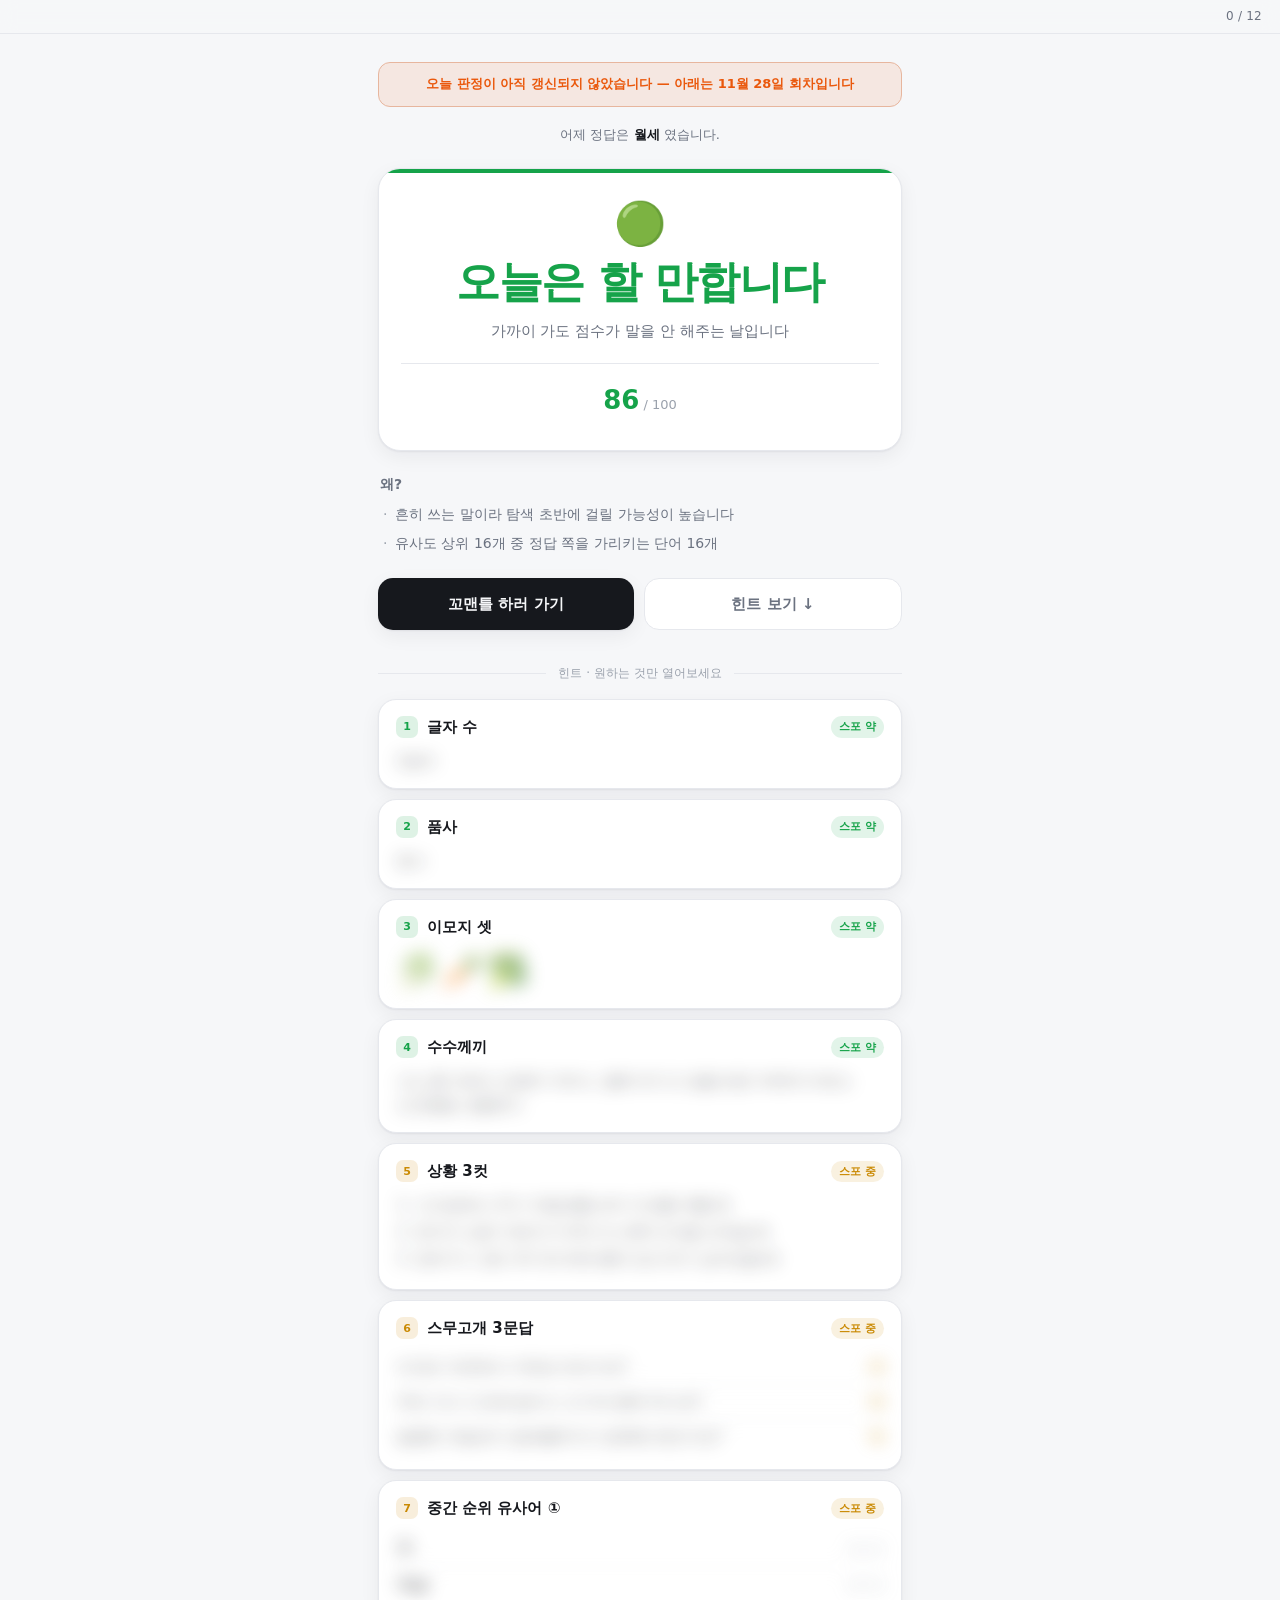
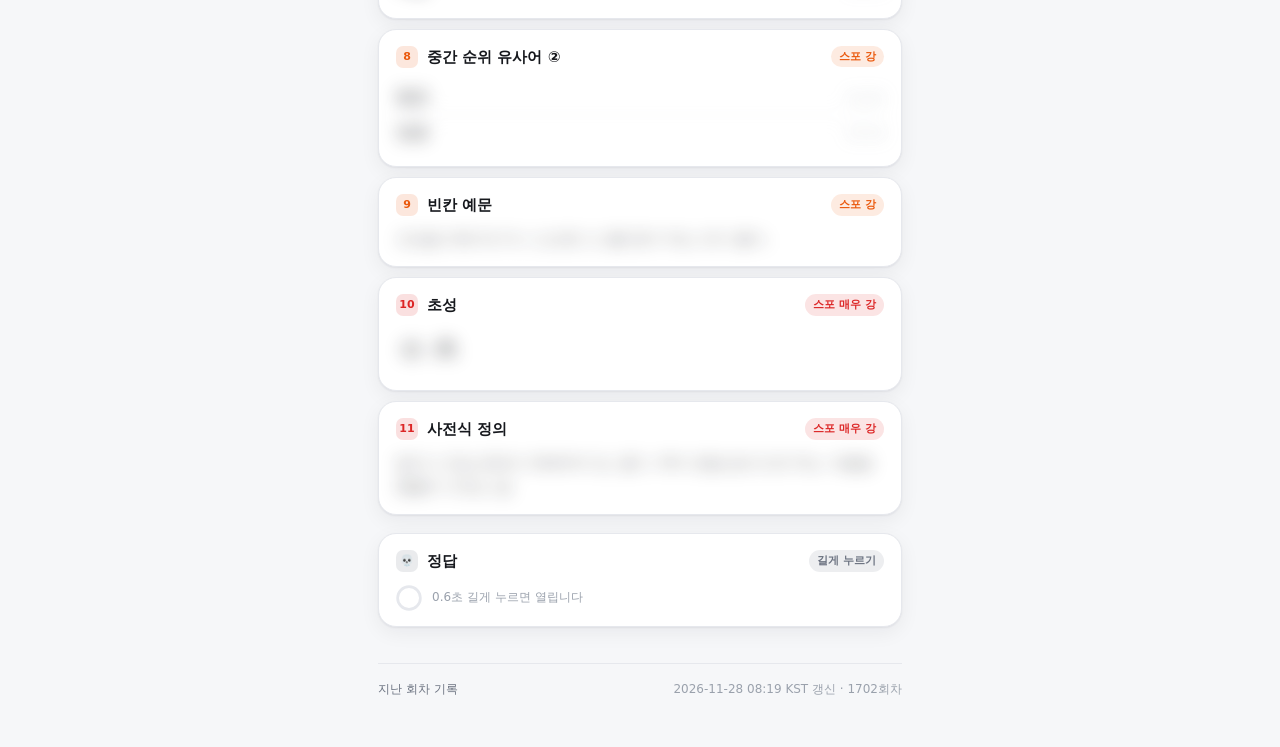
<file: docs/index.html>
<!doctype html>
<html lang="ko">
<head>
<meta charset="utf-8">
<meta name="viewport" content="width=device-width, initial-scale=1, viewport-fit=cover">
<title>꼬맨틀 1702 · 오늘은 할 만합니다</title>
<meta name="description" content="오늘 꼬맨틀이 풀 만한 문제인지 판정하고, 원하는 만큼만 열어보는 힌트를 준다.">
<meta property="og:type" content="website">
<meta property="og:title" content="꼬맨틀 1702 · 오늘은 할 만합니다">
<meta property="og:description" content="난이도 판정과 힌트 12장">
<meta property="og:url" content="https://skycastle0616.github.io/KkoMenTle/">
<meta name="theme-color" content="#11131a">
<link rel="stylesheet" href="style.css?d=1702">
<script>document.documentElement.className += " js";</script>
</head>
<body data-puzzle="1702" data-total="12" data-grade="green"
      data-date="2026-11-28">

<div class="progress" id="progress">
  <div class="progress-fill" id="progress-fill"></div>
  <div class="progress-text"><span id="progress-count">0</span> / 12</div>
</div>

<main>

  <p class="stale" id="stale" hidden>
    오늘 판정이 아직 갱신되지 않았습니다 — 아래는 11월 28일 회차입니다
  </p>

  <p class="yesterday">
    어제 정답은 <b>월세</b> 였습니다.
  </p>

  <section class="hero hero-green">
    <div class="hero-badge">🟢</div>
    <h1 class="hero-headline">오늘은 할 만합니다</h1>
    <p class="hero-sub">가까이 가도 점수가 말을 안 해주는 날입니다</p>
    <div class="hero-score"><b>86</b><span>/ 100</span></div>
  </section>

  <section class="why reveal">
    <h2>왜?</h2>
    <ul>
      <li>흔히 쓰는 말이라 탐색 초반에 걸릴 가능성이 높습니다</li><li>유사도 상위 16개 중 정답 쪽을 가리키는 단어 16개</li>
    </ul>
  </section>

  <div class="actions reveal">
    <a class="btn btn-primary" href="https://semantle-ko.newsjel.ly/" target="_blank" rel="noopener">꼬맨틀 하러 가기</a>
    <a class="btn btn-ghost" href="#hints">힌트 보기 ↓</a>
  </div>

  <div class="rule" id="hints"><span>힌트 · 원하는 것만 열어보세요</span></div>

  
  <article class="card sp-green reveal"
           id="card-length" data-card="length" tabindex="0" role="button"
           aria-expanded="false" aria-label="글자 수 힌트 열기">
    <header class="card-head">
      <span class="card-n">1</span>
      <span class="card-title">글자 수</span>
      <span class="card-spoiler">스포 약</span>
    </header>

    
    <div class="card-body">
      
        <p class="c-text">2글자</p>
      
    </div>
    
  </article>
  
  <article class="card sp-green reveal"
           id="card-pos" data-card="pos" tabindex="0" role="button"
           aria-expanded="false" aria-label="품사 힌트 열기">
    <header class="card-head">
      <span class="card-n">2</span>
      <span class="card-title">품사</span>
      <span class="card-spoiler">스포 약</span>
    </header>

    
    <div class="card-body">
      
        <p class="c-text">명사</p>
      
    </div>
    
  </article>
  
  <article class="card sp-green reveal"
           id="card-emoji" data-card="emoji" tabindex="0" role="button"
           aria-expanded="false" aria-label="이모지 셋 힌트 열기">
    <header class="card-head">
      <span class="card-n">3</span>
      <span class="card-title">이모지 셋</span>
      <span class="card-spoiler">스포 약</span>
    </header>

    
    <div class="card-body">
      
        <p class="c-emoji">🥬🥕🥦</p>
      
    </div>
    
  </article>
  
  <article class="card sp-green reveal"
           id="card-riddle" data-card="riddle" tabindex="0" role="button"
           aria-expanded="false" aria-label="수수께끼 힌트 열기">
    <header class="card-head">
      <span class="card-n">4</span>
      <span class="card-title">수수께끼</span>
      <span class="card-spoiler">스포 약</span>
    </header>

    
    <div class="card-body">
      
        <p class="c-text">나는 흙 속에서 조용히 자라나, 물에 씻기고 칼을 맞은 뒤에야 비로소 신선함을 선물한다.</p>
      
    </div>
    
  </article>
  
  <article class="card sp-yellow reveal"
           id="card-scenes" data-card="scenes" tabindex="0" role="button"
           aria-expanded="false" aria-label="상황 3컷 힌트 열기">
    <header class="card-head">
      <span class="card-n">5</span>
      <span class="card-title">상황 3컷</span>
      <span class="card-spoiler">스포 중</span>
    </header>

    
    <div class="card-body">
      
        <ol class="c-list"><li>고깃집에서 추가 차림표를 보며 이모를 부를 때</li><li>편식이 심한 어린이가 찌개 속 초록 조각을 건져낼 때</li><li>장바구니 정리 후 개수대에 흙과 잎사귀가 남아있을 때</li></ol>
      
    </div>
    
  </article>
  
  <article class="card sp-yellow reveal"
           id="card-akinator" data-card="akinator" tabindex="0" role="button"
           aria-expanded="false" aria-label="스무고개 3문답 힌트 열기">
    <header class="card-head">
      <span class="card-n">6</span>
      <span class="card-title">스무고개 3문답</span>
      <span class="card-spoiler">스포 중</span>
    </header>

    
    <div class="card-body">
      
        <ul class="c-qa"><li><span class="q">이것은 자연에서 키워낸 것인가요?</span><span class="a">예</span></li><li><span class="q">주로 식사 시간에 밥이나 고기와 함께 먹나요?</span><span class="a">예</span></li><li><span class="q">달콤한 과일보다 쌉싸름하거나 담백한 편인가요?</span><span class="a">예</span></li></ul>
      
    </div>
    
  </article>
  
  <article class="card sp-yellow reveal"
           id="card-soft" data-card="soft" tabindex="0" role="button"
           aria-expanded="false" aria-label="중간 순위 유사어 ① 힌트 열기">
    <header class="card-head">
      <span class="card-n">7</span>
      <span class="card-title">중간 순위 유사어 ①</span>
      <span class="card-spoiler">스포 중</span>
    </header>

    
    <div class="card-body">
      
        <ul class="c-words"><li><b>잣</b><span>49.30</span></li><li><b>게살</b><span>48.39</span></li></ul>
      
    </div>
    
  </article>
  
  <article class="card sp-orange reveal"
           id="card-hard" data-card="hard" tabindex="0" role="button"
           aria-expanded="false" aria-label="중간 순위 유사어 ② 힌트 열기">
    <header class="card-head">
      <span class="card-n">8</span>
      <span class="card-title">중간 순위 유사어 ②</span>
      <span class="card-spoiler">스포 강</span>
    </header>

    
    <div class="card-body">
      
        <ul class="c-words"><li><b>밀감</b><span>53.20</span></li><li><b>양갱</b><span>52.19</span></li></ul>
      
    </div>
    
  </article>
  
  <article class="card sp-orange reveal"
           id="card-cloze" data-card="cloze" tabindex="0" role="button"
           aria-expanded="false" aria-label="빈칸 예문 힌트 열기">
    <header class="card-head">
      <span class="card-n">9</span>
      <span class="card-title">빈칸 예문</span>
      <span class="card-spoiler">스포 강</span>
    </header>

    
    <div class="card-body">
      
        <p class="c-text">건강을 위해 매 끼니 신선한 ○○를 챙겨 먹는 것이 좋다.</p>
      
    </div>
    
  </article>
  
  <article class="card sp-red reveal"
           id="card-chosung" data-card="chosung" tabindex="0" role="button"
           aria-expanded="false" aria-label="초성 힌트 열기">
    <header class="card-head">
      <span class="card-n">10</span>
      <span class="card-title">초성</span>
      <span class="card-spoiler">스포 매우 강</span>
    </header>

    
    <div class="card-body">
      
        <p class="c-big">ㅇㅊ</p>
      
    </div>
    
  </article>
  
  <article class="card sp-red reveal"
           id="card-definition" data-card="definition" tabindex="0" role="button"
           aria-expanded="false" aria-label="사전식 정의 힌트 열기">
    <header class="card-head">
      <span class="card-n">11</span>
      <span class="card-title">사전식 정의</span>
      <span class="card-spoiler">스포 매우 강</span>
    </header>

    
    <div class="card-body">
      
        <p class="c-text">밭이나 온실 등에서 재배하여 잎, 줄기, 뿌리 등을 음식으로 먹는 식물을 통틀어 이르는 말.</p>
      
    </div>
    
  </article>
  

  <article class="card card-answer sp-skull reveal" id="card-answer"
           data-answer="7JW87LGE" data-len="2"
           tabindex="0" role="button" aria-expanded="false" aria-label="정답 열기">
    <header class="card-head">
      <span class="card-n">💀</span>
      <span class="card-title">정답</span>
      <span class="card-spoiler">길게 누르기</span>
    </header>
    <div class="answer-press">
      <svg class="ring" viewBox="0 0 48 48" aria-hidden="true">
        <circle class="ring-bg" cx="24" cy="24" r="21"></circle>
        <circle class="ring-fill" cx="24" cy="24" r="21"></circle>
      </svg>
      <span class="answer-hint">0.6초 길게 누르면 열립니다</span>
    </div>
    <div class="answer-shell"><div class="answer-inner"><p class="c-big" id="answer-text"></p></div></div>
  </article>

  <footer>
    <a href="archive.html?d=1702">지난 회차 기록</a>
    <span>2026-11-28 08:19 KST 갱신 · 1702회차</span>
  </footer>

</main>

<script src="app.js?d=1702"></script>
</body>
</html>
</file>
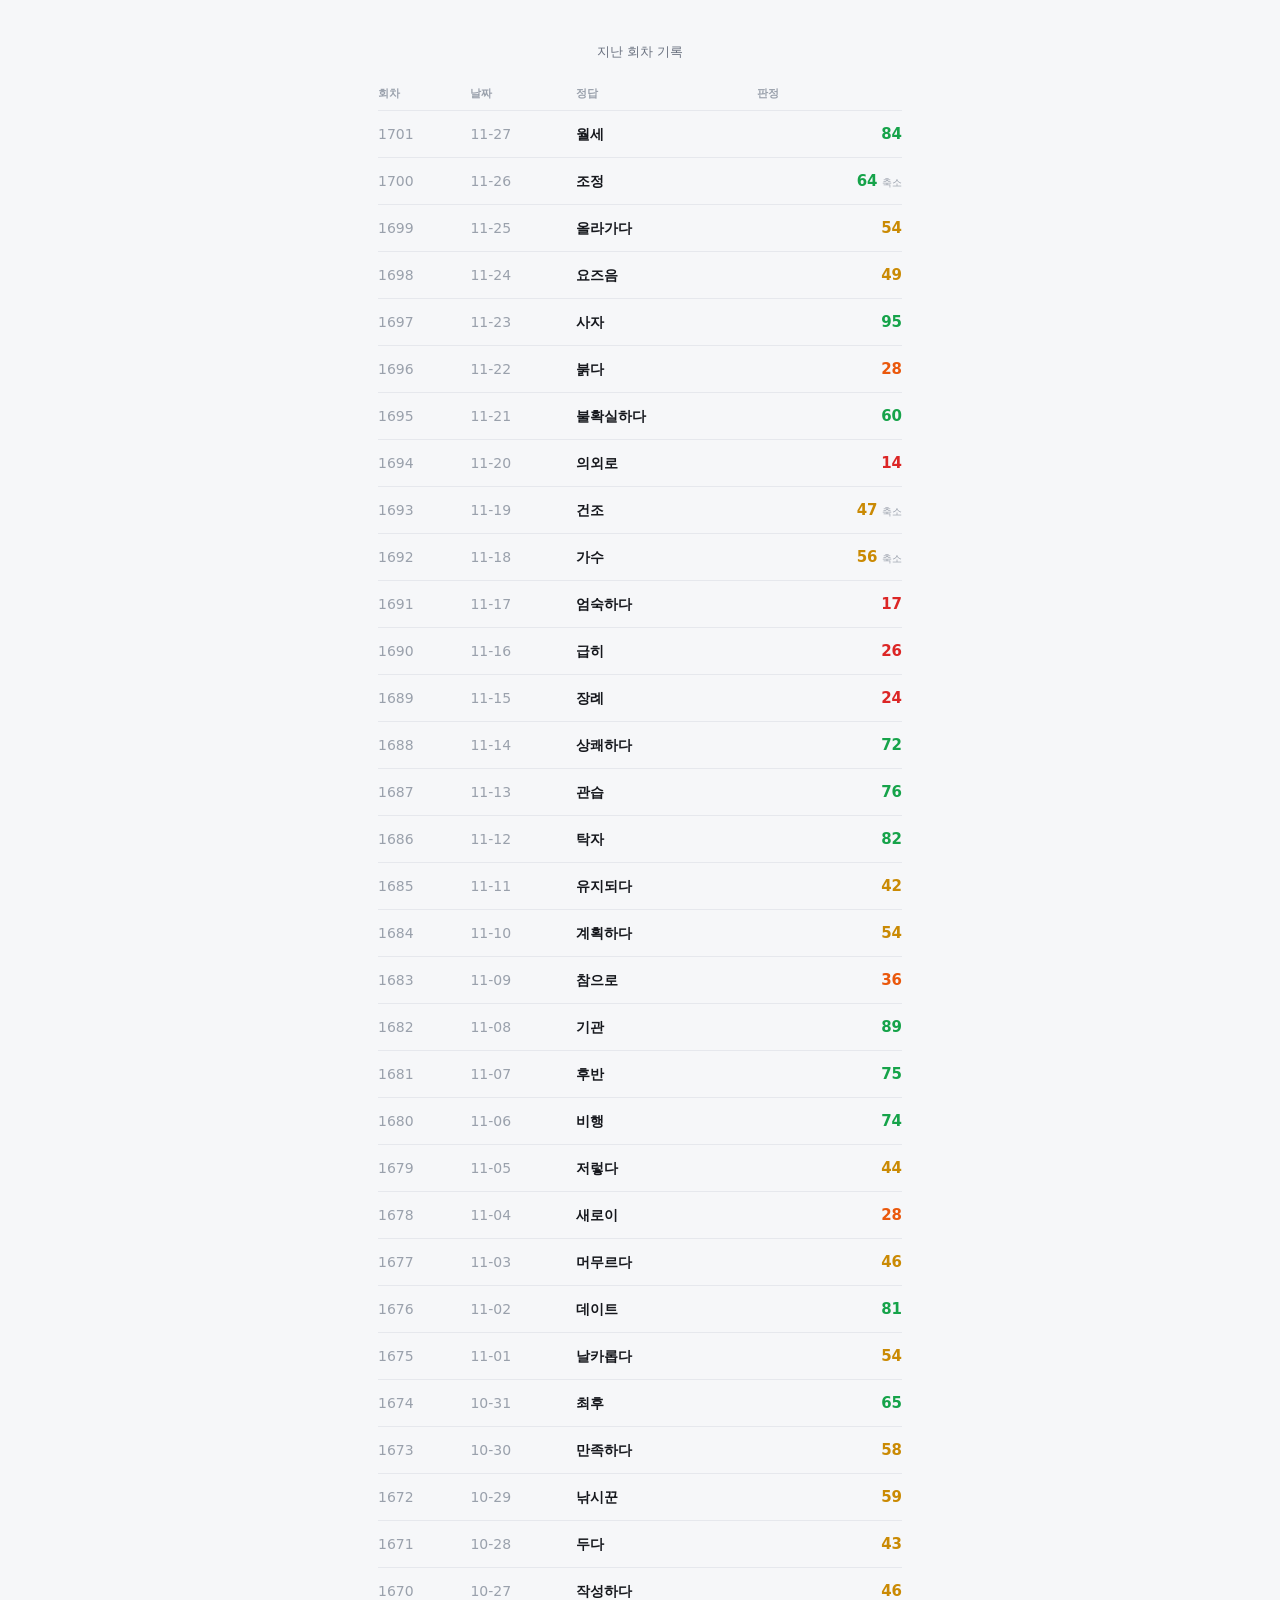
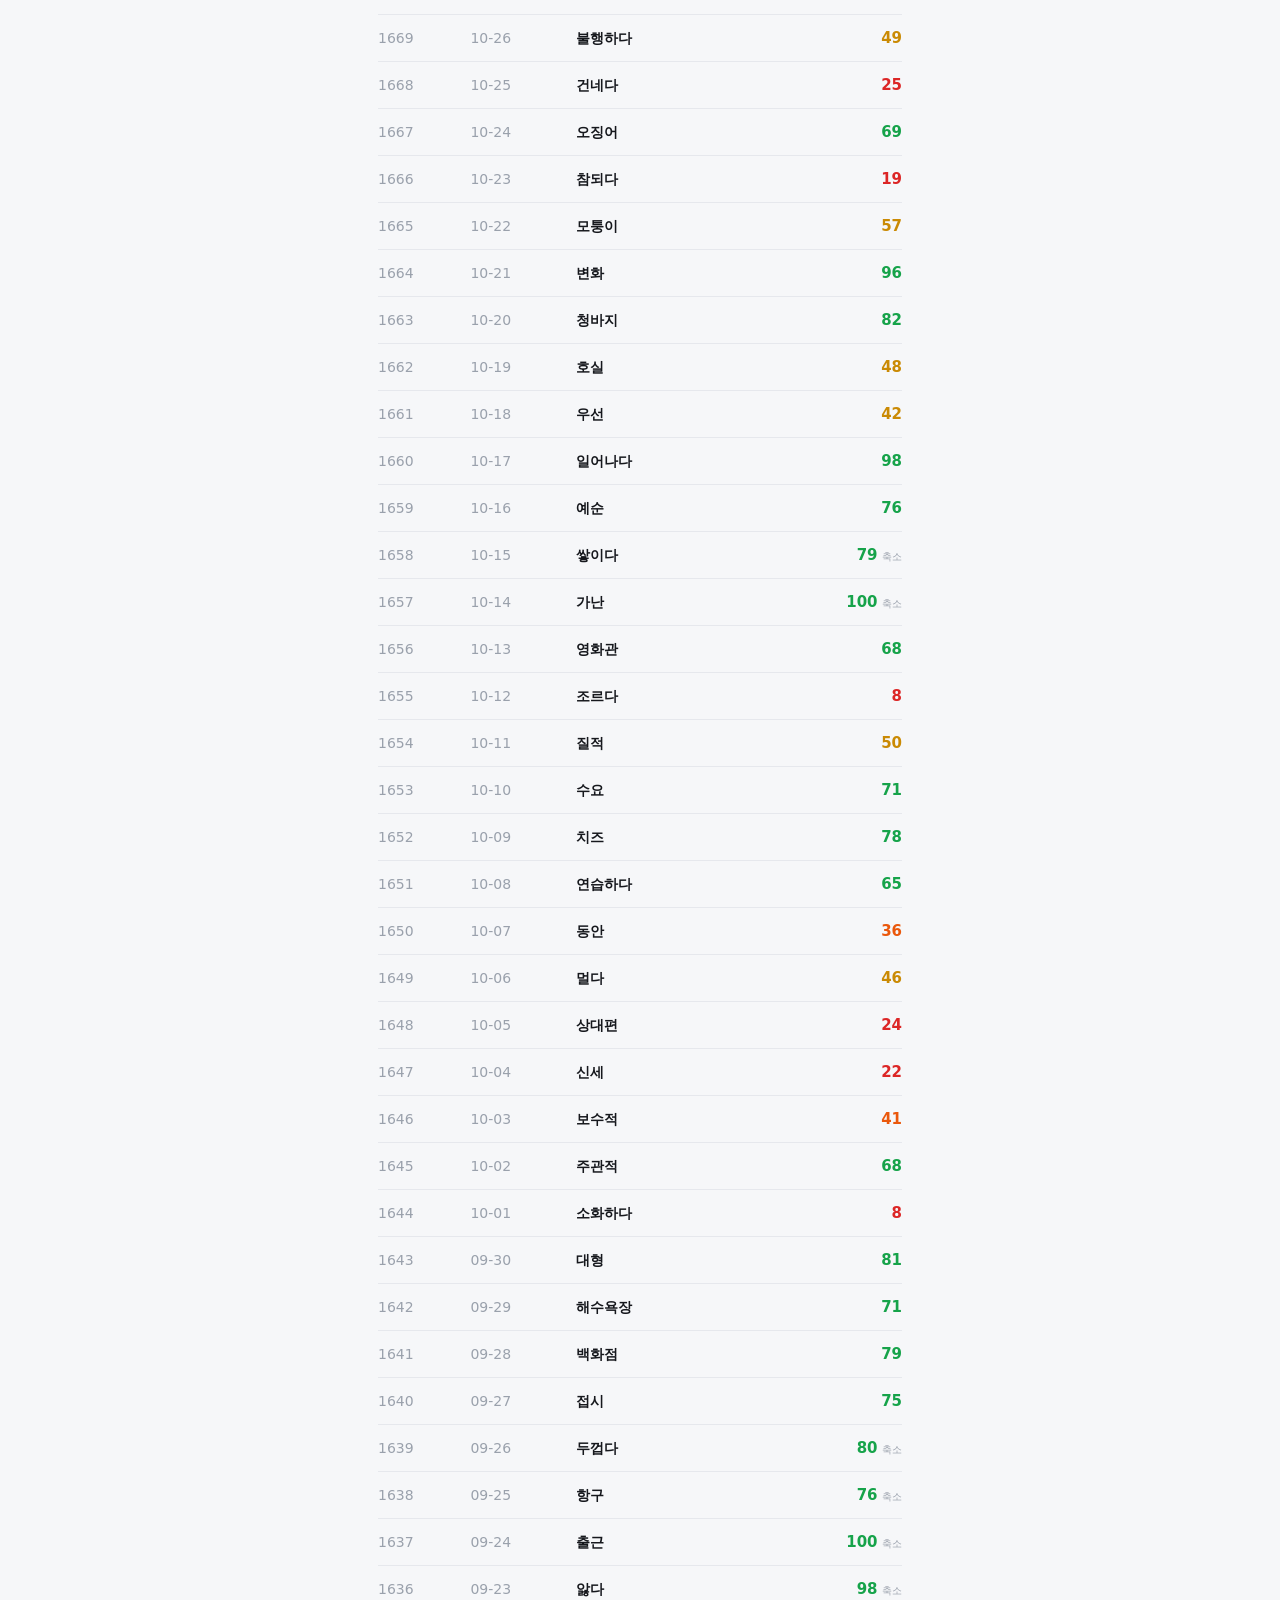
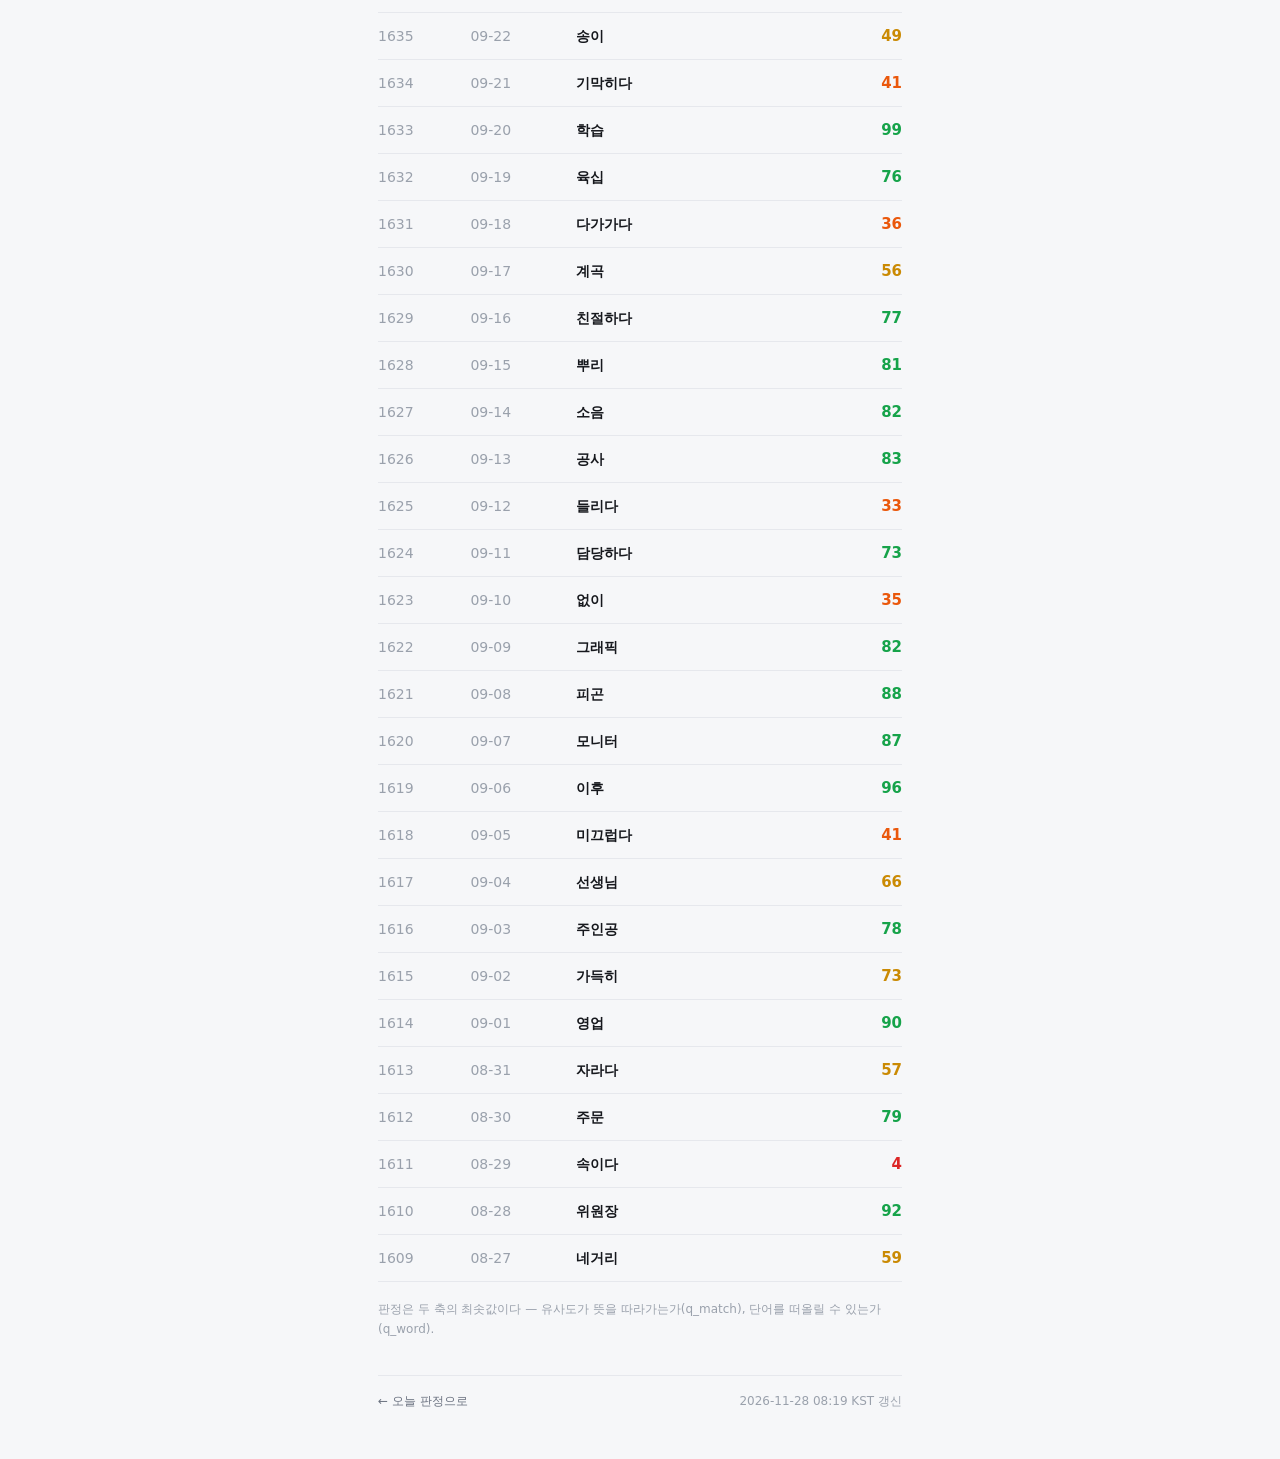
<file: docs/archive.html>
<!doctype html>
<html lang="ko">
<head>
<meta charset="utf-8">
<meta name="viewport" content="width=device-width, initial-scale=1, viewport-fit=cover">
<title>꼬맨틀 판정 기록</title>
<meta name="robots" content="noindex">
<meta name="theme-color" content="#11131a">
<link rel="stylesheet" href="style.css?d=1702">
</head>
<body class="page-archive">
<main>
  <p class="yesterday">지난 회차 기록</p>

  
  <table class="archive">
    <thead><tr><th>회차</th><th>날짜</th><th>정답</th><th>판정</th></tr></thead>
    <tbody>
      
      <tr>
        <td class="a-id">1701</td>
        <td class="a-date">11-27</td>
        <td class="a-word">월세</td>
        <td class="a-score sp-green"><b>84</b></td>
      </tr>
      
      <tr>
        <td class="a-id">1700</td>
        <td class="a-date">11-26</td>
        <td class="a-word">조정</td>
        <td class="a-score sp-green"><b>64</b> <small>축소</small></td>
      </tr>
      
      <tr>
        <td class="a-id">1699</td>
        <td class="a-date">11-25</td>
        <td class="a-word">올라가다</td>
        <td class="a-score sp-yellow"><b>54</b></td>
      </tr>
      
      <tr>
        <td class="a-id">1698</td>
        <td class="a-date">11-24</td>
        <td class="a-word">요즈음</td>
        <td class="a-score sp-yellow"><b>49</b></td>
      </tr>
      
      <tr>
        <td class="a-id">1697</td>
        <td class="a-date">11-23</td>
        <td class="a-word">사자</td>
        <td class="a-score sp-green"><b>95</b></td>
      </tr>
      
      <tr>
        <td class="a-id">1696</td>
        <td class="a-date">11-22</td>
        <td class="a-word">붉다</td>
        <td class="a-score sp-orange"><b>28</b></td>
      </tr>
      
      <tr>
        <td class="a-id">1695</td>
        <td class="a-date">11-21</td>
        <td class="a-word">불확실하다</td>
        <td class="a-score sp-green"><b>60</b></td>
      </tr>
      
      <tr>
        <td class="a-id">1694</td>
        <td class="a-date">11-20</td>
        <td class="a-word">의외로</td>
        <td class="a-score sp-red"><b>14</b></td>
      </tr>
      
      <tr>
        <td class="a-id">1693</td>
        <td class="a-date">11-19</td>
        <td class="a-word">건조</td>
        <td class="a-score sp-yellow"><b>47</b> <small>축소</small></td>
      </tr>
      
      <tr>
        <td class="a-id">1692</td>
        <td class="a-date">11-18</td>
        <td class="a-word">가수</td>
        <td class="a-score sp-yellow"><b>56</b> <small>축소</small></td>
      </tr>
      
      <tr>
        <td class="a-id">1691</td>
        <td class="a-date">11-17</td>
        <td class="a-word">엄숙하다</td>
        <td class="a-score sp-red"><b>17</b></td>
      </tr>
      
      <tr>
        <td class="a-id">1690</td>
        <td class="a-date">11-16</td>
        <td class="a-word">급히</td>
        <td class="a-score sp-red"><b>26</b></td>
      </tr>
      
      <tr>
        <td class="a-id">1689</td>
        <td class="a-date">11-15</td>
        <td class="a-word">장례</td>
        <td class="a-score sp-red"><b>24</b></td>
      </tr>
      
      <tr>
        <td class="a-id">1688</td>
        <td class="a-date">11-14</td>
        <td class="a-word">상쾌하다</td>
        <td class="a-score sp-green"><b>72</b></td>
      </tr>
      
      <tr>
        <td class="a-id">1687</td>
        <td class="a-date">11-13</td>
        <td class="a-word">관습</td>
        <td class="a-score sp-green"><b>76</b></td>
      </tr>
      
      <tr>
        <td class="a-id">1686</td>
        <td class="a-date">11-12</td>
        <td class="a-word">탁자</td>
        <td class="a-score sp-green"><b>82</b></td>
      </tr>
      
      <tr>
        <td class="a-id">1685</td>
        <td class="a-date">11-11</td>
        <td class="a-word">유지되다</td>
        <td class="a-score sp-yellow"><b>42</b></td>
      </tr>
      
      <tr>
        <td class="a-id">1684</td>
        <td class="a-date">11-10</td>
        <td class="a-word">계획하다</td>
        <td class="a-score sp-yellow"><b>54</b></td>
      </tr>
      
      <tr>
        <td class="a-id">1683</td>
        <td class="a-date">11-09</td>
        <td class="a-word">참으로</td>
        <td class="a-score sp-orange"><b>36</b></td>
      </tr>
      
      <tr>
        <td class="a-id">1682</td>
        <td class="a-date">11-08</td>
        <td class="a-word">기관</td>
        <td class="a-score sp-green"><b>89</b></td>
      </tr>
      
      <tr>
        <td class="a-id">1681</td>
        <td class="a-date">11-07</td>
        <td class="a-word">후반</td>
        <td class="a-score sp-green"><b>75</b></td>
      </tr>
      
      <tr>
        <td class="a-id">1680</td>
        <td class="a-date">11-06</td>
        <td class="a-word">비행</td>
        <td class="a-score sp-green"><b>74</b></td>
      </tr>
      
      <tr>
        <td class="a-id">1679</td>
        <td class="a-date">11-05</td>
        <td class="a-word">저렇다</td>
        <td class="a-score sp-yellow"><b>44</b></td>
      </tr>
      
      <tr>
        <td class="a-id">1678</td>
        <td class="a-date">11-04</td>
        <td class="a-word">새로이</td>
        <td class="a-score sp-orange"><b>28</b></td>
      </tr>
      
      <tr>
        <td class="a-id">1677</td>
        <td class="a-date">11-03</td>
        <td class="a-word">머무르다</td>
        <td class="a-score sp-yellow"><b>46</b></td>
      </tr>
      
      <tr>
        <td class="a-id">1676</td>
        <td class="a-date">11-02</td>
        <td class="a-word">데이트</td>
        <td class="a-score sp-green"><b>81</b></td>
      </tr>
      
      <tr>
        <td class="a-id">1675</td>
        <td class="a-date">11-01</td>
        <td class="a-word">날카롭다</td>
        <td class="a-score sp-yellow"><b>54</b></td>
      </tr>
      
      <tr>
        <td class="a-id">1674</td>
        <td class="a-date">10-31</td>
        <td class="a-word">최후</td>
        <td class="a-score sp-green"><b>65</b></td>
      </tr>
      
      <tr>
        <td class="a-id">1673</td>
        <td class="a-date">10-30</td>
        <td class="a-word">만족하다</td>
        <td class="a-score sp-yellow"><b>58</b></td>
      </tr>
      
      <tr>
        <td class="a-id">1672</td>
        <td class="a-date">10-29</td>
        <td class="a-word">낚시꾼</td>
        <td class="a-score sp-yellow"><b>59</b></td>
      </tr>
      
      <tr>
        <td class="a-id">1671</td>
        <td class="a-date">10-28</td>
        <td class="a-word">두다</td>
        <td class="a-score sp-yellow"><b>43</b></td>
      </tr>
      
      <tr>
        <td class="a-id">1670</td>
        <td class="a-date">10-27</td>
        <td class="a-word">작성하다</td>
        <td class="a-score sp-yellow"><b>46</b></td>
      </tr>
      
      <tr>
        <td class="a-id">1669</td>
        <td class="a-date">10-26</td>
        <td class="a-word">불행하다</td>
        <td class="a-score sp-yellow"><b>49</b></td>
      </tr>
      
      <tr>
        <td class="a-id">1668</td>
        <td class="a-date">10-25</td>
        <td class="a-word">건네다</td>
        <td class="a-score sp-red"><b>25</b></td>
      </tr>
      
      <tr>
        <td class="a-id">1667</td>
        <td class="a-date">10-24</td>
        <td class="a-word">오징어</td>
        <td class="a-score sp-green"><b>69</b></td>
      </tr>
      
      <tr>
        <td class="a-id">1666</td>
        <td class="a-date">10-23</td>
        <td class="a-word">참되다</td>
        <td class="a-score sp-red"><b>19</b></td>
      </tr>
      
      <tr>
        <td class="a-id">1665</td>
        <td class="a-date">10-22</td>
        <td class="a-word">모퉁이</td>
        <td class="a-score sp-yellow"><b>57</b></td>
      </tr>
      
      <tr>
        <td class="a-id">1664</td>
        <td class="a-date">10-21</td>
        <td class="a-word">변화</td>
        <td class="a-score sp-green"><b>96</b></td>
      </tr>
      
      <tr>
        <td class="a-id">1663</td>
        <td class="a-date">10-20</td>
        <td class="a-word">청바지</td>
        <td class="a-score sp-green"><b>82</b></td>
      </tr>
      
      <tr>
        <td class="a-id">1662</td>
        <td class="a-date">10-19</td>
        <td class="a-word">호실</td>
        <td class="a-score sp-yellow"><b>48</b></td>
      </tr>
      
      <tr>
        <td class="a-id">1661</td>
        <td class="a-date">10-18</td>
        <td class="a-word">우선</td>
        <td class="a-score sp-yellow"><b>42</b></td>
      </tr>
      
      <tr>
        <td class="a-id">1660</td>
        <td class="a-date">10-17</td>
        <td class="a-word">일어나다</td>
        <td class="a-score sp-green"><b>98</b></td>
      </tr>
      
      <tr>
        <td class="a-id">1659</td>
        <td class="a-date">10-16</td>
        <td class="a-word">예순</td>
        <td class="a-score sp-green"><b>76</b></td>
      </tr>
      
      <tr>
        <td class="a-id">1658</td>
        <td class="a-date">10-15</td>
        <td class="a-word">쌓이다</td>
        <td class="a-score sp-green"><b>79</b> <small>축소</small></td>
      </tr>
      
      <tr>
        <td class="a-id">1657</td>
        <td class="a-date">10-14</td>
        <td class="a-word">가난</td>
        <td class="a-score sp-green"><b>100</b> <small>축소</small></td>
      </tr>
      
      <tr>
        <td class="a-id">1656</td>
        <td class="a-date">10-13</td>
        <td class="a-word">영화관</td>
        <td class="a-score sp-green"><b>68</b></td>
      </tr>
      
      <tr>
        <td class="a-id">1655</td>
        <td class="a-date">10-12</td>
        <td class="a-word">조르다</td>
        <td class="a-score sp-red"><b>8</b></td>
      </tr>
      
      <tr>
        <td class="a-id">1654</td>
        <td class="a-date">10-11</td>
        <td class="a-word">질적</td>
        <td class="a-score sp-yellow"><b>50</b></td>
      </tr>
      
      <tr>
        <td class="a-id">1653</td>
        <td class="a-date">10-10</td>
        <td class="a-word">수요</td>
        <td class="a-score sp-green"><b>71</b></td>
      </tr>
      
      <tr>
        <td class="a-id">1652</td>
        <td class="a-date">10-09</td>
        <td class="a-word">치즈</td>
        <td class="a-score sp-green"><b>78</b></td>
      </tr>
      
      <tr>
        <td class="a-id">1651</td>
        <td class="a-date">10-08</td>
        <td class="a-word">연습하다</td>
        <td class="a-score sp-green"><b>65</b></td>
      </tr>
      
      <tr>
        <td class="a-id">1650</td>
        <td class="a-date">10-07</td>
        <td class="a-word">동안</td>
        <td class="a-score sp-orange"><b>36</b></td>
      </tr>
      
      <tr>
        <td class="a-id">1649</td>
        <td class="a-date">10-06</td>
        <td class="a-word">멀다</td>
        <td class="a-score sp-yellow"><b>46</b></td>
      </tr>
      
      <tr>
        <td class="a-id">1648</td>
        <td class="a-date">10-05</td>
        <td class="a-word">상대편</td>
        <td class="a-score sp-red"><b>24</b></td>
      </tr>
      
      <tr>
        <td class="a-id">1647</td>
        <td class="a-date">10-04</td>
        <td class="a-word">신세</td>
        <td class="a-score sp-red"><b>22</b></td>
      </tr>
      
      <tr>
        <td class="a-id">1646</td>
        <td class="a-date">10-03</td>
        <td class="a-word">보수적</td>
        <td class="a-score sp-orange"><b>41</b></td>
      </tr>
      
      <tr>
        <td class="a-id">1645</td>
        <td class="a-date">10-02</td>
        <td class="a-word">주관적</td>
        <td class="a-score sp-green"><b>68</b></td>
      </tr>
      
      <tr>
        <td class="a-id">1644</td>
        <td class="a-date">10-01</td>
        <td class="a-word">소화하다</td>
        <td class="a-score sp-red"><b>8</b></td>
      </tr>
      
      <tr>
        <td class="a-id">1643</td>
        <td class="a-date">09-30</td>
        <td class="a-word">대형</td>
        <td class="a-score sp-green"><b>81</b></td>
      </tr>
      
      <tr>
        <td class="a-id">1642</td>
        <td class="a-date">09-29</td>
        <td class="a-word">해수욕장</td>
        <td class="a-score sp-green"><b>71</b></td>
      </tr>
      
      <tr>
        <td class="a-id">1641</td>
        <td class="a-date">09-28</td>
        <td class="a-word">백화점</td>
        <td class="a-score sp-green"><b>79</b></td>
      </tr>
      
      <tr>
        <td class="a-id">1640</td>
        <td class="a-date">09-27</td>
        <td class="a-word">접시</td>
        <td class="a-score sp-green"><b>75</b></td>
      </tr>
      
      <tr>
        <td class="a-id">1639</td>
        <td class="a-date">09-26</td>
        <td class="a-word">두껍다</td>
        <td class="a-score sp-green"><b>80</b> <small>축소</small></td>
      </tr>
      
      <tr>
        <td class="a-id">1638</td>
        <td class="a-date">09-25</td>
        <td class="a-word">항구</td>
        <td class="a-score sp-green"><b>76</b> <small>축소</small></td>
      </tr>
      
      <tr>
        <td class="a-id">1637</td>
        <td class="a-date">09-24</td>
        <td class="a-word">출근</td>
        <td class="a-score sp-green"><b>100</b> <small>축소</small></td>
      </tr>
      
      <tr>
        <td class="a-id">1636</td>
        <td class="a-date">09-23</td>
        <td class="a-word">앓다</td>
        <td class="a-score sp-green"><b>98</b> <small>축소</small></td>
      </tr>
      
      <tr>
        <td class="a-id">1635</td>
        <td class="a-date">09-22</td>
        <td class="a-word">송이</td>
        <td class="a-score sp-yellow"><b>49</b></td>
      </tr>
      
      <tr>
        <td class="a-id">1634</td>
        <td class="a-date">09-21</td>
        <td class="a-word">기막히다</td>
        <td class="a-score sp-orange"><b>41</b></td>
      </tr>
      
      <tr>
        <td class="a-id">1633</td>
        <td class="a-date">09-20</td>
        <td class="a-word">학습</td>
        <td class="a-score sp-green"><b>99</b></td>
      </tr>
      
      <tr>
        <td class="a-id">1632</td>
        <td class="a-date">09-19</td>
        <td class="a-word">육십</td>
        <td class="a-score sp-green"><b>76</b></td>
      </tr>
      
      <tr>
        <td class="a-id">1631</td>
        <td class="a-date">09-18</td>
        <td class="a-word">다가가다</td>
        <td class="a-score sp-orange"><b>36</b></td>
      </tr>
      
      <tr>
        <td class="a-id">1630</td>
        <td class="a-date">09-17</td>
        <td class="a-word">계곡</td>
        <td class="a-score sp-yellow"><b>56</b></td>
      </tr>
      
      <tr>
        <td class="a-id">1629</td>
        <td class="a-date">09-16</td>
        <td class="a-word">친절하다</td>
        <td class="a-score sp-green"><b>77</b></td>
      </tr>
      
      <tr>
        <td class="a-id">1628</td>
        <td class="a-date">09-15</td>
        <td class="a-word">뿌리</td>
        <td class="a-score sp-green"><b>81</b></td>
      </tr>
      
      <tr>
        <td class="a-id">1627</td>
        <td class="a-date">09-14</td>
        <td class="a-word">소음</td>
        <td class="a-score sp-green"><b>82</b></td>
      </tr>
      
      <tr>
        <td class="a-id">1626</td>
        <td class="a-date">09-13</td>
        <td class="a-word">공사</td>
        <td class="a-score sp-green"><b>83</b></td>
      </tr>
      
      <tr>
        <td class="a-id">1625</td>
        <td class="a-date">09-12</td>
        <td class="a-word">들리다</td>
        <td class="a-score sp-orange"><b>33</b></td>
      </tr>
      
      <tr>
        <td class="a-id">1624</td>
        <td class="a-date">09-11</td>
        <td class="a-word">담당하다</td>
        <td class="a-score sp-green"><b>73</b></td>
      </tr>
      
      <tr>
        <td class="a-id">1623</td>
        <td class="a-date">09-10</td>
        <td class="a-word">없이</td>
        <td class="a-score sp-orange"><b>35</b></td>
      </tr>
      
      <tr>
        <td class="a-id">1622</td>
        <td class="a-date">09-09</td>
        <td class="a-word">그래픽</td>
        <td class="a-score sp-green"><b>82</b></td>
      </tr>
      
      <tr>
        <td class="a-id">1621</td>
        <td class="a-date">09-08</td>
        <td class="a-word">피곤</td>
        <td class="a-score sp-green"><b>88</b></td>
      </tr>
      
      <tr>
        <td class="a-id">1620</td>
        <td class="a-date">09-07</td>
        <td class="a-word">모니터</td>
        <td class="a-score sp-green"><b>87</b></td>
      </tr>
      
      <tr>
        <td class="a-id">1619</td>
        <td class="a-date">09-06</td>
        <td class="a-word">이후</td>
        <td class="a-score sp-green"><b>96</b></td>
      </tr>
      
      <tr>
        <td class="a-id">1618</td>
        <td class="a-date">09-05</td>
        <td class="a-word">미끄럽다</td>
        <td class="a-score sp-orange"><b>41</b></td>
      </tr>
      
      <tr>
        <td class="a-id">1617</td>
        <td class="a-date">09-04</td>
        <td class="a-word">선생님</td>
        <td class="a-score sp-yellow"><b>66</b></td>
      </tr>
      
      <tr>
        <td class="a-id">1616</td>
        <td class="a-date">09-03</td>
        <td class="a-word">주인공</td>
        <td class="a-score sp-green"><b>78</b></td>
      </tr>
      
      <tr>
        <td class="a-id">1615</td>
        <td class="a-date">09-02</td>
        <td class="a-word">가득히</td>
        <td class="a-score sp-yellow"><b>73</b></td>
      </tr>
      
      <tr>
        <td class="a-id">1614</td>
        <td class="a-date">09-01</td>
        <td class="a-word">영업</td>
        <td class="a-score sp-green"><b>90</b></td>
      </tr>
      
      <tr>
        <td class="a-id">1613</td>
        <td class="a-date">08-31</td>
        <td class="a-word">자라다</td>
        <td class="a-score sp-yellow"><b>57</b></td>
      </tr>
      
      <tr>
        <td class="a-id">1612</td>
        <td class="a-date">08-30</td>
        <td class="a-word">주문</td>
        <td class="a-score sp-green"><b>79</b></td>
      </tr>
      
      <tr>
        <td class="a-id">1611</td>
        <td class="a-date">08-29</td>
        <td class="a-word">속이다</td>
        <td class="a-score sp-red"><b>4</b></td>
      </tr>
      
      <tr>
        <td class="a-id">1610</td>
        <td class="a-date">08-28</td>
        <td class="a-word">위원장</td>
        <td class="a-score sp-green"><b>92</b></td>
      </tr>
      
      <tr>
        <td class="a-id">1609</td>
        <td class="a-date">08-27</td>
        <td class="a-word">네거리</td>
        <td class="a-score sp-yellow"><b>59</b></td>
      </tr>
      
    </tbody>
  </table>
  <p class="archive-note">판정은 두 축의 최솟값이다 — 유사도가 뜻을 따라가는가(q_match), 단어를 떠올릴 수 있는가(q_word).</p>
  

  <footer>
    <a href="index.html?d=1702">← 오늘 판정으로</a>
    <span>2026-11-28 08:19 KST 갱신</span>
  </footer>
</main>
</body>
</html>
</file>
<file: docs/style.css>
/* 꼬맨틀 알리미 — 모바일(카톡 인앱 브라우저) 우선 */

:root {
  --bg: #f6f7f9;
  --surface: #ffffff;
  --line: #e6e8ed;
  --ink: #16181d;
  --ink-dim: #6b7280;
  --ink-faint: #9aa1ac;
  --shadow: 0 1px 2px rgba(16, 20, 30, .06), 0 6px 20px rgba(16, 20, 30, .06);
  --shadow-press: 0 1px 2px rgba(16, 20, 30, .08);

  --green: #16a34a;
  --yellow: #ca8a04;
  --orange: #ea580c;
  --red: #dc2626;
  --skull: #6b7280;

  --ease: cubic-bezier(.2, .9, .3, 1);
}

@media (prefers-color-scheme: dark) {
  :root {
    --bg: #0d0f14;
    --surface: #171a21;
    --line: #262b35;
    --ink: #eef0f4;
    --ink-dim: #99a1ae;
    --ink-faint: #6b7280;
    --shadow: 0 1px 2px rgba(0, 0, 0, .4), 0 6px 20px rgba(0, 0, 0, .35);
    --shadow-press: 0 1px 2px rgba(0, 0, 0, .5);

    --green: #4ade80;
    --yellow: #facc15;
    --orange: #fb923c;
    --red: #f87171;
    --skull: #9aa1ac;
  }
}

* { box-sizing: border-box; }

html { -webkit-text-size-adjust: 100%; }

body {
  margin: 0;
  min-height: 100dvh;
  background: var(--bg);
  color: var(--ink);
  font-family: -apple-system, BlinkMacSystemFont, "Apple SD Gothic Neo", "Pretendard",
               "Noto Sans KR", "Malgun Gothic", system-ui, sans-serif;
  line-height: 1.6;
  -webkit-tap-highlight-color: transparent;
}

main {
  max-width: 560px;
  margin: 0 auto;
  padding: 14px 18px calc(48px + env(safe-area-inset-bottom));
}

/* ---------------------------------------------------------------- 진행 바 */

.progress {
  position: sticky;
  top: 0;
  z-index: 20;
  height: 34px;
  display: flex;
  align-items: center;
  justify-content: flex-end;
  padding: 0 18px;
  background: color-mix(in srgb, var(--bg) 88%, transparent);
  backdrop-filter: saturate(1.4) blur(8px);
  border-bottom: 1px solid var(--line);
}

.progress-fill {
  position: absolute;
  inset: 0 auto 0 0;
  width: var(--p, 0%);
  background: var(--pcolor, var(--green));
  opacity: .16;
  transition: width .35s var(--ease), background .35s linear;
}

.progress-text {
  position: relative;
  font-size: 12px;
  font-variant-numeric: tabular-nums;
  color: var(--ink-dim);
  letter-spacing: .02em;
}

/* ---------------------------------------------------------------- 갱신 실패 */

.stale {
  margin: 14px 0 0;
  padding: 11px 14px;
  border-radius: 12px;
  border: 1px solid color-mix(in srgb, var(--orange) 35%, var(--line));
  background: color-mix(in srgb, var(--orange) 10%, transparent);
  color: var(--orange);
  font-size: 13px;
  font-weight: 600;
  text-align: center;
  word-break: keep-all;
}

.stale[hidden] { display: none; }

/* ---------------------------------------------------------------- 헤더 */

.yesterday {
  margin: 18px 0 22px;
  text-align: center;
  font-size: 13px;
  color: var(--ink-dim);
}

.yesterday b { color: var(--ink); font-weight: 600; }

/* ---------------------------------------------------------------- 판정 */

.hero {
  position: relative;
  border-radius: 22px;
  padding: 34px 22px 28px;
  background: var(--surface);
  border: 1px solid var(--line);
  box-shadow: var(--shadow);
  text-align: center;
  overflow: hidden;
}

.hero::before {
  content: "";
  position: absolute;
  inset: 0 0 auto 0;
  height: 4px;
  background: var(--accent);
}

.hero-green  { --accent: var(--green); }
.hero-yellow { --accent: var(--yellow); }
.hero-orange { --accent: var(--orange); }
.hero-red    { --accent: var(--red); }

.hero-badge { font-size: 42px; line-height: 1; margin-bottom: 12px; }

.hero-headline {
  margin: 0;
  font-size: clamp(30px, 9.5vw, 44px);
  font-weight: 800;
  letter-spacing: -.035em;
  line-height: 1.15;
  color: var(--accent);
  word-break: keep-all;
}

.hero-sub {
  margin: 12px 0 0;
  font-size: 15px;
  color: var(--ink-dim);
  word-break: keep-all;
}

.hero-score {
  margin-top: 20px;
  padding-top: 16px;
  border-top: 1px solid var(--line);
  font-variant-numeric: tabular-nums;
}

.hero-score b { font-size: 26px; font-weight: 800; color: var(--accent); }
.hero-score span { font-size: 13px; color: var(--ink-faint); margin-left: 4px; }

/* ---------------------------------------------------------------- 근거 */

.why { margin: 22px 2px 0; }

.why h2 {
  margin: 0 0 8px;
  font-size: 14px;
  font-weight: 700;
  color: var(--ink-dim);
}

.why ul { margin: 0; padding: 0; list-style: none; }

.why li {
  position: relative;
  padding-left: 15px;
  font-size: 14px;
  color: var(--ink-dim);
  margin-bottom: 6px;
  word-break: keep-all;
}

.why li::before {
  content: "·";
  position: absolute;
  left: 3px;
  color: var(--ink-faint);
}

/* ---------------------------------------------------------------- 버튼 */

.actions { display: flex; gap: 10px; margin: 24px 0 34px; }

.btn {
  flex: 1;
  display: flex;
  align-items: center;
  justify-content: center;
  min-height: 52px;
  border-radius: 15px;
  font-size: 15px;
  font-weight: 700;
  text-decoration: none;
  transition: transform .14s var(--ease), box-shadow .14s var(--ease);
}

.btn:active { transform: scale(.965); box-shadow: var(--shadow-press); }

.btn-primary { background: var(--ink); color: var(--bg); box-shadow: var(--shadow); }

.btn-ghost {
  background: var(--surface);
  color: var(--ink-dim);
  border: 1px solid var(--line);
}

/* ---------------------------------------------------------------- 구분선 */

.rule {
  display: flex;
  align-items: center;
  gap: 12px;
  margin: 0 0 16px;
  color: var(--ink-faint);
  font-size: 12px;
  scroll-margin-top: 44px;
}

.rule::before, .rule::after {
  content: "";
  flex: 1;
  height: 1px;
  background: var(--line);
}

/* ---------------------------------------------------------------- 카드 */

.card {
  margin-bottom: 10px;
  border-radius: 18px;
  background: var(--surface);
  border: 1px solid var(--line);
  box-shadow: var(--shadow);
  padding: 15px 17px;
  cursor: pointer;
  transition: transform .14s var(--ease), box-shadow .14s var(--ease),
              border-color .2s linear;
  outline: none;
}

.card[data-card]:active, .card-answer:active { transform: scale(.965); box-shadow: var(--shadow-press); }
.card:focus-visible { border-color: var(--sp); }

.sp-green  { --sp: var(--green); }
.sp-yellow { --sp: var(--yellow); }
.sp-orange { --sp: var(--orange); }
.sp-red    { --sp: var(--red); }
.sp-skull  { --sp: var(--skull); }

.card.open { border-color: color-mix(in srgb, var(--sp) 45%, var(--line)); }

.card-head { display: flex; align-items: center; gap: 9px; }

.card-n {
  flex: none;
  width: 22px;
  height: 22px;
  border-radius: 7px;
  display: grid;
  place-items: center;
  font-size: 11px;
  font-weight: 700;
  color: var(--sp);
  background: color-mix(in srgb, var(--sp) 14%, transparent);
}

.card-title { flex: 1; font-size: 15px; font-weight: 700; }

.card-spoiler {
  flex: none;
  font-size: 11px;
  font-weight: 600;
  color: var(--sp);
  padding: 2px 8px;
  border-radius: 999px;
  background: color-mix(in srgb, var(--sp) 12%, transparent);
}

/* 잠금은 블러. 내용은 처음부터 자리를 차지하고 있어서 열어도 높이가 튀지 않는다. */
.card-body {
  margin-top: 10px;
  filter: blur(9px);
  opacity: .55;
  user-select: none;
  -webkit-user-select: none;
  pointer-events: none;
  transition: filter .3s var(--ease), opacity .3s var(--ease);
}

.card.open .card-body {
  filter: blur(0px);
  opacity: 1;
  pointer-events: auto;
  user-select: text;
  -webkit-user-select: text;
}

.card-dead { cursor: default; opacity: .5; }
.card-dead .card-body { filter: none; opacity: 1; }
.card-dead .card-body .c-text { color: var(--ink-faint); font-size: 13px; }

.c-text { margin: 0; font-size: 15px; word-break: keep-all; }
.c-emoji { margin: 0; font-size: 34px; letter-spacing: .1em; line-height: 1.3; }

.c-big {
  margin: 0;
  font-size: 30px;
  font-weight: 800;
  letter-spacing: .14em;
}

.c-list { margin: 0; padding-left: 20px; font-size: 15px; }
.c-list li { margin-bottom: 3px; word-break: keep-all; }

.c-qa { margin: 0; padding: 0; list-style: none; font-size: 15px; }

.c-qa li {
  display: flex;
  gap: 10px;
  align-items: baseline;
  padding: 5px 0;
  border-bottom: 1px solid var(--line);
}

.c-qa li:last-child { border-bottom: 0; }
.c-qa .q { flex: 1; word-break: keep-all; }
.c-qa .a { flex: none; font-weight: 700; color: var(--sp); }

.c-words { margin: 0; padding: 0; list-style: none; }

.c-words li {
  display: flex;
  justify-content: space-between;
  align-items: baseline;
  padding: 5px 0;
  border-bottom: 1px solid var(--line);
}

.c-words li:last-child { border-bottom: 0; }
.c-words b { font-size: 16px; font-weight: 700; }
.c-words span { font-size: 13px; color: var(--ink-faint); font-variant-numeric: tabular-nums; }

/* ---------------------------------------------------------------- 정답 */

.card-answer { margin-top: 18px; }

.answer-press {
  display: flex;
  align-items: center;
  gap: 10px;
  margin-top: 12px;
  color: var(--ink-faint);
  font-size: 12px;
}

.ring { width: 26px; height: 26px; flex: none; transform: rotate(-90deg); }
.ring-bg, .ring-fill { fill: none; stroke-width: 5; }
.ring-bg { stroke: var(--line); }

.ring-fill {
  stroke: var(--skull);
  stroke-linecap: round;
  stroke-dasharray: 132;
  stroke-dashoffset: calc(132 - 132 * var(--hold, 0));
  transition: stroke-dashoffset .06s linear;
}

/* 정답만은 열기 전까지 DOM 에 없다. 0fr → 1fr 로 높이 계산 없이 펼친다. */
.answer-shell {
  display: grid;
  grid-template-rows: 0fr;
  transition: grid-template-rows .34s var(--ease);
}

.card-answer.open .answer-shell { grid-template-rows: 1fr; }
.answer-inner { overflow: hidden; }
.card-answer.open .answer-inner { padding-top: 12px; }
.card-answer.open .answer-press { display: none; }

/* ---------------------------------------------------------------- 등장 */

.js .reveal {
  opacity: 0;
  transform: translateY(10px);
}

.reveal {
  transition: opacity .42s var(--ease), transform .42s var(--ease);
  transition-delay: var(--delay, 0ms);
}

.reveal.shown { opacity: 1; transform: none; }

/* ---------------------------------------------------------------- 기록 */

footer {
  margin-top: 36px;
  padding-top: 16px;
  border-top: 1px solid var(--line);
  display: flex;
  justify-content: space-between;
  align-items: center;
  gap: 10px;
  font-size: 12px;
  color: var(--ink-faint);
}

footer a { color: var(--ink-dim); text-decoration: none; }
footer a:active { opacity: .6; }

.page-archive main { padding-top: 24px; }

.archive {
  width: 100%;
  border-collapse: collapse;
  font-size: 14px;
}

.archive th {
  text-align: left;
  font-size: 11px;
  font-weight: 600;
  color: var(--ink-faint);
  padding: 0 0 8px;
  border-bottom: 1px solid var(--line);
}

.archive td { padding: 11px 0; border-bottom: 1px solid var(--line); }
.archive .a-id, .archive .a-date { color: var(--ink-faint); font-variant-numeric: tabular-nums; }
.archive .a-word { font-weight: 700; }
.archive .a-score { text-align: right; font-variant-numeric: tabular-nums; }
.archive .a-score b { color: var(--sp); font-size: 15px; }
.archive .a-score small { color: var(--ink-faint); font-size: 10px; }

.archive-note {
  margin-top: 18px;
  font-size: 12px;
  color: var(--ink-faint);
  word-break: keep-all;
}

/* ---------------------------------------------------------------- 접근성 */

@media (prefers-reduced-motion: reduce) {
  * { transition-duration: .01ms !important; animation-duration: .01ms !important; }
  .js .reveal { opacity: 1; transform: none; }
}
</file>
